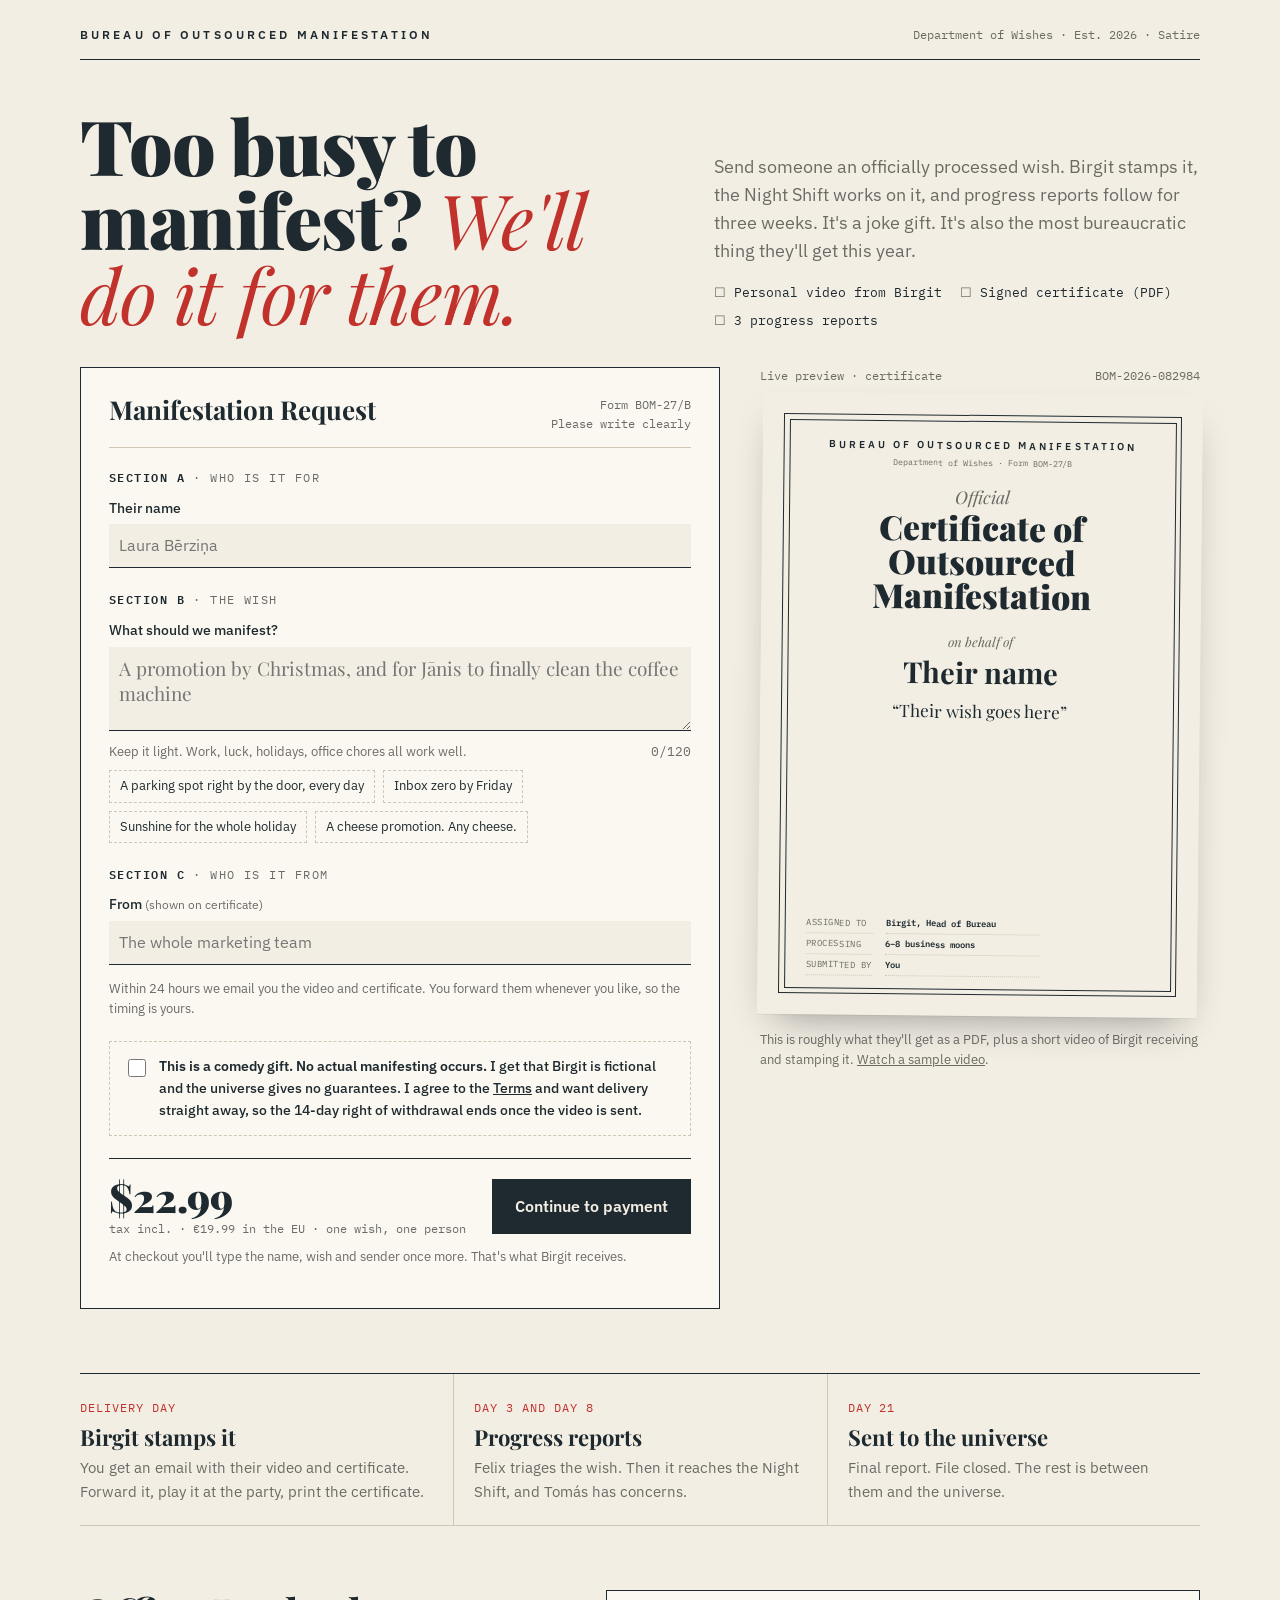
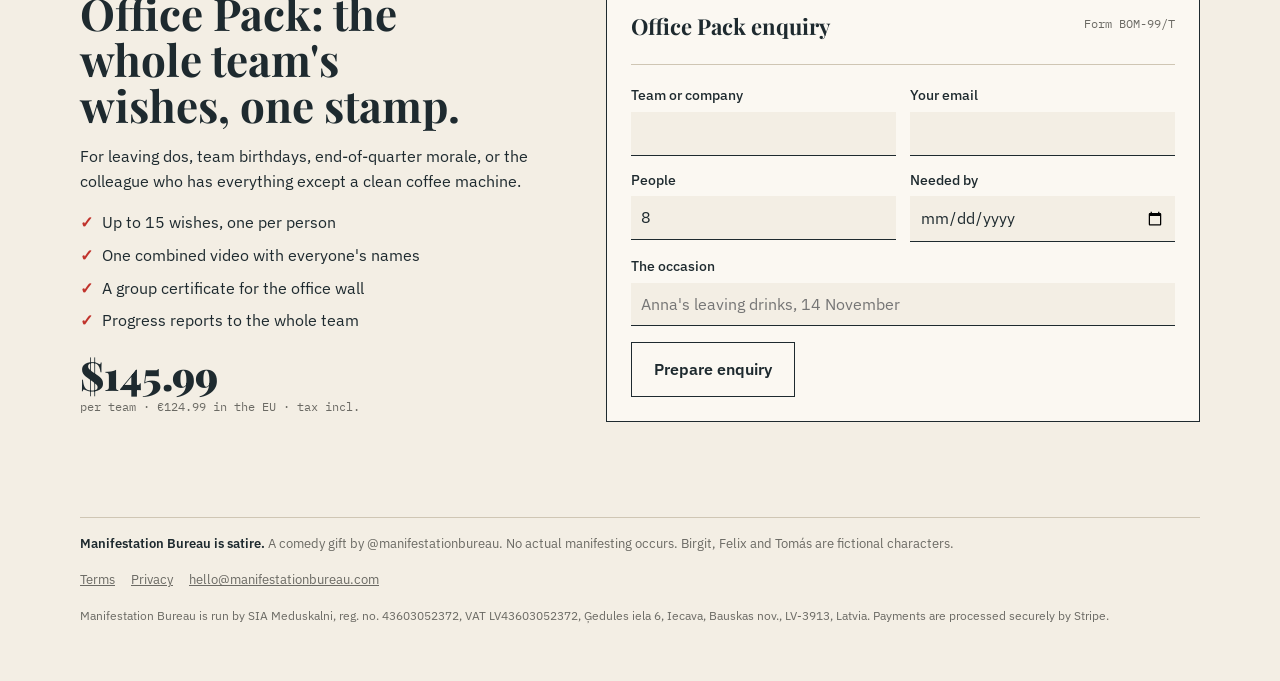
<file: index.html>
<!doctype html>
<html lang="en">
<head>
<meta charset="utf-8">
<meta name="viewport" content="width=device-width,initial-scale=1">
<title>Manifestation Bureau</title>
<meta name="description" content="Too busy to manifest? Send someone an officially processed wish: a personal video from Birgit, a stamped certificate and three weeks of progress reports. A comedy gift.">
<meta property="og:title" content="Manifestation Bureau">
<meta property="og:description" content="Too busy to manifest? We'll do it for them. A comedy gift.">
<meta property="og:url" content="https://manifestationbureau.com/">
<link rel="icon" href="data:image/svg+xml,%3Csvg xmlns='http://www.w3.org/2000/svg' viewBox='0 0 64 64'%3E%3Ccircle cx='32' cy='32' r='28' fill='none' stroke='%23C0322B' stroke-width='5'/%3E%3Ctext x='32' y='42' font-family='Georgia' font-size='28' font-weight='bold' text-anchor='middle' fill='%23C0322B'%3EB%3C/text%3E%3C/svg%3E">
<link rel="stylesheet" href="/fonts/fonts.css">
<style>
:root{
  --paper:#F3EEE4; --sheet:#FBF8F2; --ink:#1E2A2F; --muted:#6B6A64; --rule:#CFC6B4;
  --red:#C0322B; --red-ink:#FBF8F2; --warn-bg:#F6E3DF; --ok:#2F6B4F; --focus:#1E2A2F;
  --display:"Playfair Display",Georgia,"Times New Roman",serif;
  --body:"IBM Plex Sans",-apple-system,"Segoe UI",Roboto,Arial,sans-serif;
  --mono:"IBM Plex Mono",ui-monospace,Menlo,Consolas,monospace;
}
@media (prefers-color-scheme:dark){:root:not([data-theme="light"]){
  color-scheme:dark;--paper:#151C20;--sheet:#1D262B;--ink:#ECE5D7;--muted:#A39E93;--rule:#3A4449;
  --red:#E0574F;--red-ink:#151C20;--warn-bg:#3A2320;--ok:#7FC3A0;--focus:#ECE5D7}}
:root[data-theme="dark"]{
  color-scheme:dark;--paper:#151C20;--sheet:#1D262B;--ink:#ECE5D7;--muted:#A39E93;--rule:#3A4449;
  --red:#E0574F;--red-ink:#151C20;--warn-bg:#3A2320;--ok:#7FC3A0;--focus:#ECE5D7}
*{box-sizing:border-box}
body{background:var(--paper);color:var(--ink);font-family:var(--body);font-size:16px;line-height:1.55;padding-inline:20px;padding-block:0 48px}
.wrap{max-width:1120px;margin:0 auto}
a{color:inherit}
:focus-visible{outline:2px solid var(--focus);outline-offset:3px}

/* masthead */
.mast{display:flex;justify-content:space-between;align-items:baseline;gap:12px;flex-wrap:wrap;padding-block:18px 14px;border-bottom:1.5px solid var(--ink)}
.mast .dept{font-weight:600;font-size:12px;letter-spacing:.26em;text-transform:uppercase}
.mast .ref{font-family:var(--mono);font-size:12px;color:var(--muted)}

/* hero */
.hero{display:grid;grid-template-columns:1.1fr .9fr;gap:40px;align-items:end;padding-block:48px 36px}
.hero h1{font-family:var(--display);font-weight:900;font-size:clamp(40px,6.4vw,76px);line-height:.98;letter-spacing:-.015em;margin:0;text-wrap:balance}
.hero h1 em{font-weight:400;font-style:italic;color:var(--red)}
.hero p{max-width:46ch;margin:0;color:var(--muted);font-size:18px}
.hero .facts{display:flex;flex-wrap:wrap;gap:8px 18px;margin-top:18px;font-family:var(--mono);font-size:13px}
.hero .facts span::before{content:"☐ ";color:var(--muted)}

/* main grid */
.main{display:grid;grid-template-columns:minmax(0,1fr) minmax(0,440px);gap:40px;align-items:start}
.form{background:var(--sheet);border:1.5px solid var(--ink);padding:28px}
.formhead{display:flex;justify-content:space-between;gap:12px;flex-wrap:wrap;border-bottom:1px solid var(--rule);padding-bottom:14px;margin-bottom:20px}
.formhead h2{font-family:var(--display);font-size:26px;margin:0;line-height:1.1}
.formhead .no{font-family:var(--mono);font-size:12px;color:var(--muted);text-align:right}
fieldset{border:0;margin:0 0 22px;padding:0;display:grid;gap:14px}
legend{font-family:var(--mono);font-size:12px;letter-spacing:.12em;text-transform:uppercase;color:var(--muted);margin-bottom:10px;padding:0}
legend b{color:var(--ink);font-weight:600}
.row{display:grid;grid-template-columns:1fr 1fr;gap:14px}
label{display:block;font-size:14px;font-weight:500;margin-bottom:5px}
label small{font-weight:400;color:var(--muted)}
input[type=text],input[type=email],input[type=date],input[type=number],textarea,select{
  width:100%;font:inherit;font-size:16px;color:var(--ink);background:var(--paper);border:0;border-bottom:1.5px solid var(--ink);padding:9px 10px;border-radius:0}
textarea{resize:vertical;min-height:84px;font-family:var(--display);font-size:19px;line-height:1.35}
input:focus,textarea:focus,select:focus{outline:none;background:var(--sheet);box-shadow:inset 0 -2px 0 var(--red)}
.hint{font-size:13px;color:var(--muted);margin-top:5px;display:flex;justify-content:space-between;gap:10px}
.hint .count{font-family:var(--mono);font-variant-numeric:tabular-nums;white-space:nowrap}
.err{display:none;margin-top:8px;padding:10px 12px;background:var(--warn-bg);border-left:3px solid var(--red);font-size:14px}
.err.on{display:block}
.chips{display:flex;flex-wrap:wrap;gap:8px;margin-top:8px}
.chips button{font:inherit;font-size:13px;padding:5px 10px;background:transparent;color:var(--ink);border:1px dashed var(--rule);cursor:pointer}
.chips button:hover{border-color:var(--ink)}
.agree{display:flex;gap:10px;align-items:flex-start;padding:14px;border:1px dashed var(--rule);font-size:14px}
.agree input{margin-top:3px;width:18px;height:18px;accent-color:var(--red);flex:none}
.pay{display:flex;align-items:center;justify-content:space-between;gap:16px;flex-wrap:wrap;margin-top:22px;padding-top:18px;border-top:1.5px solid var(--ink)}
.price{font-family:var(--display);font-size:40px;font-weight:900;line-height:1}
.price small{display:block;font-family:var(--mono);font-size:12px;font-weight:400;color:var(--muted);margin-top:6px}
.btn{display:inline-block;font:inherit;font-weight:600;font-size:16px;padding:14px 22px;border:1.5px solid var(--ink);background:var(--ink);color:var(--paper);cursor:pointer;text-decoration:none}
.btn:hover{background:var(--red);border-color:var(--red);color:var(--red-ink)}
.btn.ghost{background:transparent;color:var(--ink)}
.btn.ghost:hover{background:var(--ink);color:var(--paper);border-color:var(--ink)}
.status{margin-top:14px;font-size:14px}
.status code{display:block;margin-top:8px;padding:10px;background:var(--paper);font-family:var(--mono);font-size:12px;word-break:break-all;color:var(--muted)}

/* live certificate */
.preview{position:sticky;top:calc(env(safe-area-inset-top,0px) + 16px)}
.preview .cap{font-family:var(--mono);font-size:12px;color:var(--muted);margin-bottom:8px;display:flex;justify-content:space-between}
.cert{--c-paper:#F3EEE4;--c-ink:#1E2A2F;--c-muted:#6B6A64;--c-rule:#CFC6B4;
  position:relative;aspect-ratio:210/297;max-width:100%;background:var(--c-paper);color:var(--c-ink);
  box-shadow:0 1px 0 rgba(0,0,0,.05),0 18px 40px -18px rgba(20,25,28,.45);transform:rotate(.6deg);container-type:inline-size}
.cert .fr{position:absolute;inset:4.8cqw;border:.4cqw solid var(--c-ink)}
.cert .fr::after{content:"";position:absolute;inset:1cqw;border:.2cqw solid var(--c-ink)}
.cert .in{position:absolute;inset:10cqw 11cqw 9cqw;display:flex;flex-direction:column;text-align:center}
.cert .d{font-weight:600;font-size:2.3cqw;letter-spacing:.3em;text-transform:uppercase}
.cert .f{font-family:var(--mono);font-size:1.9cqw;color:var(--c-muted);margin-top:.8cqw}
.cert .t{font-family:var(--display);font-weight:900;font-size:7.6cqw;line-height:1.02;margin-top:4cqw}
.cert .t i{display:block;font-weight:400;font-size:4cqw;color:var(--c-muted);margin-bottom:1cqw}
.cert .l{font-family:var(--display);font-style:italic;font-size:3cqw;color:var(--c-muted);margin-top:4.5cqw}
.cert .n{font-family:var(--display);font-weight:700;font-size:6.6cqw;margin:1cqw 0 1.6cqw;overflow-wrap:anywhere;line-height:1.1}
.cert .w{font-family:var(--display);font-size:3.9cqw;line-height:1.3;margin-top:1cqw;overflow-wrap:anywhere}
.cert .w::before{content:"“"}.cert .w::after{content:"”"}
.cert dl{margin:auto 0 0;max-width:68%;font-family:var(--mono);font-size:2cqw;text-align:left;display:grid;grid-template-columns:auto 1fr;column-gap:3cqw}
.cert dt{color:var(--c-muted);text-transform:uppercase;letter-spacing:.06em;padding:.7cqw 0;border-bottom:.15cqw dotted var(--c-rule)}
.cert dd{margin:0;font-weight:600;padding:.7cqw 0;border-bottom:.15cqw dotted var(--c-rule);overflow-wrap:anywhere}
.cert .stamp{position:absolute;right:7cqw;bottom:7.5cqw;width:25cqw;transform:rotate(-9deg) scale(1.9);opacity:0;transition:transform .28s cubic-bezier(.2,1.6,.4,1),opacity .15s}
.cert.stamped .stamp{transform:rotate(-9deg) scale(1);opacity:1}
.preview .note{font-size:13px;color:var(--muted);margin-top:14px}

/* how it works + office */
.band{margin-top:64px;display:grid;grid-template-columns:repeat(3,minmax(0,1fr));gap:0;border-top:1.5px solid var(--ink);border-bottom:1px solid var(--rule)}
.band div{padding:20px 20px 22px 0}
.band div+div{padding-left:20px;border-left:1px solid var(--rule)}
.band .day{font-family:var(--mono);font-size:12px;color:var(--red);letter-spacing:.08em;text-transform:uppercase}
.band h3{font-family:var(--display);font-size:22px;margin:6px 0 6px;line-height:1.15}
.band p{margin:0;font-size:15px;color:var(--muted)}
.office{margin-top:64px;display:grid;grid-template-columns:.9fr 1.1fr;gap:40px;align-items:start}
.office h2{font-family:var(--display);font-size:clamp(30px,4vw,44px);line-height:1.05;margin:0 0 12px;text-wrap:balance}
.office ul{margin:16px 0 0;padding:0;list-style:none;display:grid;gap:8px}
.office li{padding-left:22px;position:relative}
.office li::before{content:"✓";position:absolute;left:0;color:var(--red);font-weight:600}
.office .form{padding:24px}
.copybox{margin-top:14px}
.copybox pre{white-space:pre-wrap;margin:0 0 10px;padding:12px;background:var(--paper);font-family:var(--mono);font-size:13px;border:1px solid var(--rule)}
.foot{margin-top:64px;padding-top:16px;border-top:1px solid var(--rule);font-size:13px;color:var(--muted);display:flex;justify-content:space-between;gap:16px;flex-wrap:wrap}
.foot b{color:var(--ink)}

@media (max-width:880px){
  .hero,.main,.office{grid-template-columns:1fr;gap:28px}
  .preview{position:static;max-width:420px}
  .band{grid-template-columns:1fr}
  .band div,.band div+div{padding:18px 0;border-left:0;border-top:1px solid var(--rule)}
  .band div:first-child{border-top:0}
}
@media (max-width:520px){.row{grid-template-columns:1fr}.form{padding:20px 16px}.hero{padding-block:32px 24px}}
@media (prefers-reduced-motion:reduce){.cert .stamp{transition:none}}
/* legal footer */
.foot nav{display:flex;gap:16px;flex-wrap:wrap}
.foot .co{flex-basis:100%;font-size:12px}
</style>
</head>
<body>

<div class="wrap">
  <header class="mast">
    <span class="dept">Bureau of Outsourced Manifestation</span>
    <span class="ref">Department of Wishes · Est. 2026 · Satire</span>
  </header>

  <section class="hero">
    <h1>Too busy to manifest? <em>We'll do it for them.</em></h1>
    <div>
      <p>Send someone an officially processed wish. Birgit stamps it, the Night Shift works on it, and progress reports follow for three weeks. It's a joke gift. It's also the most bureaucratic thing they'll get this year.</p>
      <div class="facts"><span>Personal video from Birgit</span><span>Signed certificate (PDF)</span><span>3 progress reports</span></div>
    </div>
  </section>

  <section class="main">
    <form class="form" id="order" novalidate>
      <div class="formhead">
        <h2>Manifestation Request</h2>
        <div class="no">Form BOM-27/B<br>Please write clearly</div>
      </div>

      <fieldset>
        <legend><b>Section A</b> · Who is it for</legend>
        <div><label for="recipient">Their name</label><input type="text" id="recipient" maxlength="40" autocomplete="off" placeholder="Laura Bērziņa" required></div>
      </fieldset>

      <fieldset>
        <legend><b>Section B</b> · The wish</legend>
        <div>
          <label for="wish">What should we manifest?</label>
          <textarea id="wish" maxlength="120" required placeholder="A promotion by Christmas, and for Jānis to finally clean the coffee machine"></textarea>
          <div class="hint"><span>Keep it light. Work, luck, holidays, office chores all work well.</span><span class="count" id="count">0/120</span></div>
          <div class="chips" aria-label="Example wishes">
            <button type="button">A parking spot right by the door, every day</button>
            <button type="button">Inbox zero by Friday</button>
            <button type="button">Sunshine for the whole holiday</button>
            <button type="button">A cheese promotion. Any cheese.</button>
          </div>
          <div class="err" id="wisherr" role="alert"></div>
        </div>
      </fieldset>

      <fieldset>
        <legend><b>Section C</b> · Who is it from</legend>
        <div><label for="sender">From <small>(shown on certificate)</small></label><input type="text" id="sender" maxlength="40" placeholder="The whole marketing team" required></div>
        <p class="hint" style="margin:0">Within 24 hours we email you the video and certificate. You forward them whenever you like, so the timing is yours.</p>
      </fieldset>

      <label class="agree" for="agree"><input type="checkbox" id="agree" required><span><b>This is a comedy gift. No actual manifesting occurs.</b> I get that Birgit is fictional and the universe gives no guarantees. I agree to the <a href="/terms/">Terms</a> and want delivery straight away, so the 14-day right of withdrawal ends once the video is sent.</span></label>
      <div class="err" id="formerr" role="alert"></div>

      <div class="pay">
        <div class="price">$22.99<small>tax incl. · €19.99 in the EU · one wish, one person</small></div>
        <button class="btn" type="submit">Continue to payment</button>
      </div>
      <p class="hint" style="margin-top:12px">At checkout you'll type the name, wish and sender once more. That's what Birgit receives.</p>
      <div class="status" id="status" hidden></div>
    </form>

    <aside class="preview" aria-label="Certificate preview">
      <div class="cap"><span>Live preview · certificate</span><span id="reqno">BOM-2026-——</span></div>
      <div class="cert" id="cert">
        <div class="fr"></div>
        <div class="in">
          <div class="d">Bureau of Outsourced Manifestation</div>
          <div class="f">Department of Wishes · Form BOM-27/B</div>
          <div class="t"><i>Official</i>Certificate of Outsourced Manifestation</div>
          <div class="l">on behalf of</div>
          <div class="n" id="p-name"></div>
          <div class="w" id="p-wish"></div>
          <dl>
            <dt>Assigned to</dt><dd>Birgit, Head of Bureau</dd>
            <dt>Processing</dt><dd>6–8 business moons</dd>
            <dt>Submitted by</dt><dd id="p-sender"></dd>
          </dl>
        </div>
        <svg class="stamp" viewBox="0 0 1080 1080" aria-hidden="true">
          <defs>
            <path id="st" d="M 540,540 m -330,0 a 330,330 0 1,1 660,0"/>
            <path id="sb" d="M 540,540 m -368,0 a 368,368 0 0,0 736,0"/>
          </defs>
          <g fill="none" stroke="#C0322B" opacity=".92">
            <circle cx="540" cy="540" r="440" stroke-width="26"/>
            <circle cx="540" cy="540" r="404" stroke-width="7"/>
            <circle cx="540" cy="540" r="262" stroke-width="7"/>
            <g fill="#C0322B" stroke="none" font-family="IBM Plex Sans,Arial,sans-serif" font-weight="600">
              <text font-size="60" letter-spacing="8"><textPath href="#st" startOffset="50%" text-anchor="middle">BUREAU OF OUTSOURCED</textPath></text>
              <text font-size="60" letter-spacing="10"><textPath href="#sb" startOffset="50%" text-anchor="middle">MANIFESTATION</textPath></text>
              <path d="M540,318 C556,470 610,524 762,540 C610,556 556,610 540,762 C524,610 470,556 318,540 C470,524 524,470 540,318 Z"/>
            </g>
            <g transform="rotate(-12 540 540)">
              <rect x="262" y="478" width="556" height="124" fill="#F3EEE4" stroke-width="13"/>
              <text x="540" y="566" font-family="IBM Plex Sans,Arial,sans-serif" font-weight="600" font-size="78" letter-spacing="7" text-anchor="middle" fill="#C0322B" stroke="none">APPROVED</text>
            </g>
          </g>
        </svg>
      </div>
      <p class="note">This is roughly what they'll get as a PDF, plus a short video of Birgit receiving and stamping it. <a href="https://d2ol7oe51mr4n9.cloudfront.net/user_3JslFpDcYnsNhRrqzQnOtkl3qZv/a94387a2-fb41-40ac-9d4e-817f51df3494.mp4" target="_blank" rel="noopener">Watch a sample video</a>.</p>
    </aside>
  </section>

  <section class="band" aria-label="What happens after you order">
    <div><span class="day">Delivery day</span><h3>Birgit stamps it</h3><p>You get an email with their video and certificate. Forward it, play it at the party, print the certificate.</p></div>
    <div><span class="day">Day 3 and day 8</span><h3>Progress reports</h3><p>Felix triages the wish. Then it reaches the Night Shift, and Tomás has concerns.</p></div>
    <div><span class="day">Day 21</span><h3>Sent to the universe</h3><p>Final report. File closed. The rest is between them and the universe.</p></div>
  </section>

  <section class="office" id="office">
    <div>
      <h2>Office Pack: the whole team's wishes, one stamp.</h2>
      <p>For leaving dos, team birthdays, end-of-quarter morale, or the colleague who has everything except a clean coffee machine.</p>
      <ul>
        <li>Up to 15 wishes, one per person</li>
        <li>One combined video with everyone's names</li>
        <li>A group certificate for the office wall</li>
        <li>Progress reports to the whole team</li>
      </ul>
      <p class="price" style="margin-top:22px">$145.99<small>per team · €124.99 in the EU · tax incl.</small></p>
    </div>
    <form class="form" id="office-form" novalidate>
      <div class="formhead"><h2 style="font-size:22px">Office Pack enquiry</h2><div class="no">Form BOM-99/T</div></div>
      <fieldset style="margin-bottom:16px">
        <div class="row">
          <div><label for="o-company">Team or company</label><input type="text" id="o-company" required></div>
          <div><label for="o-email">Your email</label><input type="email" id="o-email" required></div>
        </div>
        <div class="row">
          <div><label for="o-size">People</label><input type="number" id="o-size" min="2" max="15" value="8"></div>
          <div><label for="o-date">Needed by</label><input type="date" id="o-date"></div>
        </div>
        <div><label for="o-note">The occasion</label><input type="text" id="o-note" placeholder="Anna's leaving drinks, 14 November"></div>
      </fieldset>
      <button class="btn ghost" type="submit">Prepare enquiry</button>
      <div class="copybox" id="o-out" hidden>
        <p class="hint" style="margin:0 0 8px">Send this to <b id="o-addr"></b></p>
        <pre id="o-text"></pre>
        <a class="btn" id="o-mail" href="#">Open in email</a> <button class="btn ghost" type="button" id="o-copy">Copy enquiry</button>
      </div>
      <div class="err" id="o-err" role="alert"></div>
    </form>
  </section>

  <footer class="foot">
    <span><b>Manifestation Bureau is satire.</b> A comedy gift by @manifestationbureau. No actual manifesting occurs. Birgit, Felix and Tomás are fictional characters.</span>
    <nav aria-label="Legal"><a href="/terms/">Terms</a><a href="/privacy/">Privacy</a><a href="mailto:hello@manifestationbureau.com">hello@manifestationbureau.com</a></nav>
    <span class="co">Manifestation Bureau is run by SIA Meduskalni, reg. no. 43603052372, VAT LV43603052372, Ģedules iela 6, Iecava, Bauskas nov., LV-3913, Latvia. Payments are processed securely by Stripe.</span>
  </footer>
</div>

<script>
/* ===== Settings ===== */
const CHECKOUT_URL = "https://buy.stripe.com/00wfZhaZo5oe1K6axM67S00"; // LIVE: $22.99 / €19.99 Manifestation Request
const ENQUIRY_EMAIL = "hello@manifestationbureau.com";                     // Office Pack enquiries
/* ========================================================== */

const $ = id => document.getElementById(id);
const f = { recipient:$("recipient"), wish:$("wish"), sender:$("sender"), agree:$("agree") };

// Default delivery date: tomorrow; earliest: today
const iso = d => d.toISOString().slice(0,10);
const today = new Date(); const tmw = new Date(Date.now()+864e5);
$("o-date").min = iso(today);

// Wish guardrails: the Bureau doesn't take health, pregnancy or harm requests
const BLOCK = [
  { why:"health", re:/\b(cancer|tumou?r|chemo|sick|illness|ill\b|disease|diagnos\w*|heal(ed|ing|th)?|cure[ds]?|recover\w*|surgery|hospital|covid|depress\w*|anxiety|therapy|medic\w*|pain|injur\w*|disab\w*|weight ?loss|lose (\d+ ?)?(kg|kilos?|pounds|lbs|weight))\b/i },
  { why:"pregnancy", re:/\b(pregnan\w*|conceiv\w*|fertil\w*|ivf|baby|babies|miscarr\w*)\b/i },
  { why:"harm", re:/\b(die[sd]?|dying|death|dead|kill\w*|murder\w*|hurt\w*|harm\w*|suffer\w*|revenge|curse[sd]?|punish\w*|fail(s|ed)?|get(s)? fired|be fired|lose (his|her|their) job|break ?up|divorce\w*|cheat\w*|accident|ruin\w*|hate)\b/i },
];
const MSG = {
  health:"The Bureau doesn't take wishes about health or bodies. Those deserve real people, not a comedy stamp. Please pick something lighter.",
  pregnancy:"The Bureau doesn't take wishes about pregnancy or babies. Please pick something lighter.",
  harm:"The Bureau only manifests nice things. Wishes where something bad happens to someone aren't accepted. Try one where everyone comes out ahead.",
};
function wishProblem(t){ for (const b of BLOCK) if (b.re.test(t)) return b.why; return null; }

// Live preview
const reqNo = "BOM-2026-" + String(Math.floor(1000 + Math.random()*89999)).padStart(6,"0");
$("reqno").textContent = reqNo;
let stampTimer;
function update(){
  $("p-name").textContent = f.recipient.value.trim() || "Their name";
  $("p-wish").textContent = f.wish.value.trim() || "Their wish goes here";
  $("p-sender").textContent = f.sender.value.trim() || "You";
  $("count").textContent = f.wish.value.length + "/120";
  const p = wishProblem(f.wish.value);
  $("wisherr").textContent = p ? MSG[p] : ""; $("wisherr").classList.toggle("on", !!p);
  const cert = $("cert"); cert.classList.remove("stamped"); clearTimeout(stampTimer);
  if (!p && f.recipient.value.trim() && f.wish.value.trim()) stampTimer = setTimeout(() => cert.classList.add("stamped"), 700);
}
["recipient","wish","sender"].forEach(k => f[k].addEventListener("input", update));
document.querySelectorAll(".chips button").forEach(b => b.addEventListener("click", () => { f.wish.value = b.textContent; update(); f.wish.focus(); }));
update();

// Submit -> Stripe checkout (Payment Link collects name, wish and sender again)
$("order").addEventListener("submit", e => {
  e.preventDefault();
  const errs = [];
  if (!f.recipient.value.trim()) errs.push("their name");
  if (!f.wish.value.trim()) errs.push("the wish");
  if (!f.sender.value.trim()) errs.push("who it's from");
  const p = wishProblem(f.wish.value);
  const fe = $("formerr");
  if (errs.length || p || !f.agree.checked){
    fe.textContent = p ? "The wish can't be accepted as written. See the note under Section B."
      : errs.length ? "Please fill in " + errs.join(", ").replace(/, ([^,]*)$/, " and $1") + "."
      : "Please tick the box to confirm you know this is a comedy gift and agree to the Terms.";
    fe.classList.add("on"); return;
  }
  fe.classList.remove("on");
  const url = CHECKOUT_URL + "?client_reference_id=" + encodeURIComponent(reqNo);
  const s = $("status"); s.hidden = false; s.textContent = "";
  const a = document.createElement("a"); a.href = url; a.target = "_blank"; a.rel = "noopener"; a.className = "btn"; a.textContent = "Open secure checkout";
  s.append("Looks good. Continue on Stripe's secure page: ", a);
  a.focus();
});

// Office Pack enquiry: builds a ready-to-send message
$("o-addr").textContent = ENQUIRY_EMAIL;
$("office-form").addEventListener("submit", e => {
  e.preventDefault();
  const co = $("o-company").value.trim(), em = $("o-email").value.trim(), er = $("o-err");
  if (!co || !$("o-email").validity.valid || !em){ er.textContent = "Please add your team name and a valid email."; er.classList.add("on"); return; }
  er.classList.remove("on");
  $("o-text").textContent =
`Subject: Office Pack enquiry – ${co}

Team: ${co}
People: ${$("o-size").value || "?"}
Needed by: ${$("o-date").value || "flexible"}
Occasion: ${$("o-note").value.trim() || "–"}
Reply to: ${em}`;
  const t = $("o-text").textContent, nl = t.indexOf("\n\n");
  $("o-mail").href = "mailto:" + ENQUIRY_EMAIL + "?subject=" + encodeURIComponent(t.slice(9, nl)) + "&body=" + encodeURIComponent(t.slice(nl + 2));
  $("o-out").hidden = false;
});
$("o-copy").addEventListener("click", () => {
  const t = $("o-text").textContent, b = $("o-copy");
  navigator.clipboard.writeText(t).then(() => { b.textContent = "Copied"; setTimeout(() => b.textContent = "Copy enquiry", 1600); })
    .catch(() => { const r = document.createRange(); r.selectNodeContents($("o-text")); const s = getSelection(); s.removeAllRanges(); s.addRange(r); b.textContent = "Selected, press Ctrl+C"; });
});
</script>
</body>
</html>
</file>
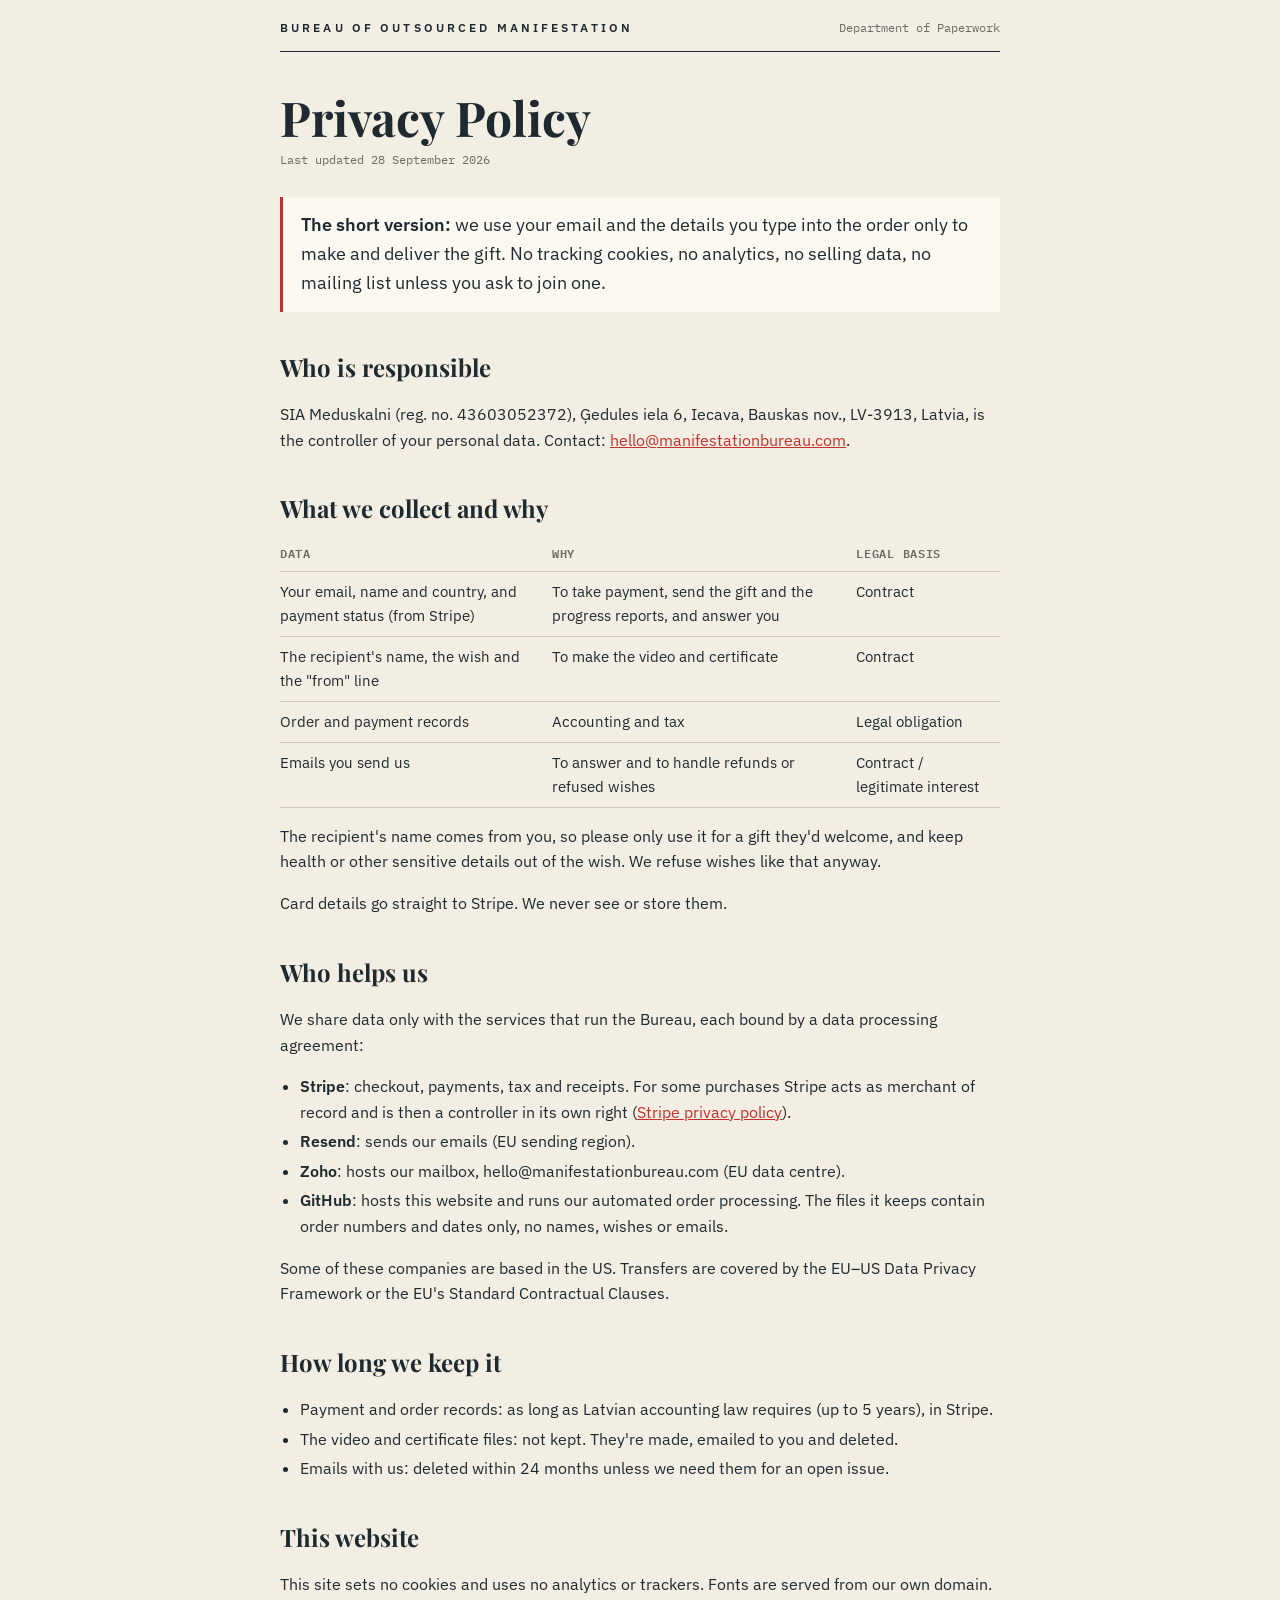
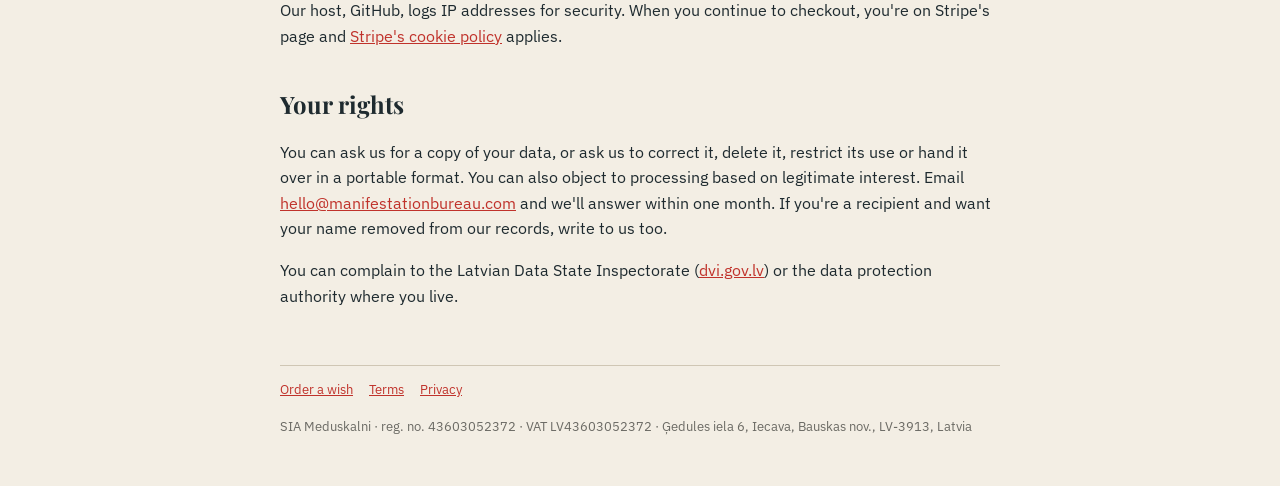
<file: privacy/index.html>
<!doctype html>
<html lang="en">
<head>
<meta charset="utf-8">
<meta name="viewport" content="width=device-width,initial-scale=1">
<title>Privacy Policy · Manifestation Bureau</title>
<meta name="description" content="How Manifestation Bureau handles your data: only what's needed to make and deliver the gift.">
<link rel="icon" href="data:image/svg+xml,%3Csvg xmlns='http://www.w3.org/2000/svg' viewBox='0 0 64 64'%3E%3Ccircle cx='32' cy='32' r='28' fill='none' stroke='%23C0322B' stroke-width='5'/%3E%3Ctext x='32' y='42' font-family='Georgia' font-size='28' font-weight='bold' text-anchor='middle' fill='%23C0322B'%3EB%3C/text%3E%3C/svg%3E">
<link rel="stylesheet" href="/fonts/fonts.css">
<style>
:root{--paper:#F3EEE4;--sheet:#FBF8F2;--ink:#1E2A2F;--muted:#6B6A64;--rule:#CFC6B4;--red:#C0322B;
--display:"Playfair Display",Georgia,serif;--body:"IBM Plex Sans",-apple-system,"Segoe UI",Roboto,Arial,sans-serif;--mono:"IBM Plex Mono",ui-monospace,Menlo,monospace}
@media (prefers-color-scheme:dark){:root{color-scheme:dark;--paper:#151C20;--sheet:#1D262B;--ink:#ECE5D7;--muted:#A39E93;--rule:#3A4449;--red:#E0574F}}
*{box-sizing:border-box}
body{margin:0;background:var(--paper);color:var(--ink);font-family:var(--body);font-size:16px;line-height:1.6;padding:0 16px 48px}
.wrap{max-width:720px;margin:0 auto}
a{color:var(--red)}
.mast{display:flex;justify-content:space-between;align-items:baseline;gap:12px;flex-wrap:wrap;padding:18px 0 14px;border-bottom:1.5px solid var(--ink)}
.mast a{color:var(--ink);text-decoration:none;font-weight:600;font-size:12px;letter-spacing:.26em;text-transform:uppercase}
.mast span{font-family:var(--mono);font-size:12px;color:var(--muted)}
h1{font-family:var(--display);font-size:clamp(34px,6vw,48px);line-height:1.08;margin:40px 0 6px}
.upd{font-family:var(--mono);font-size:12px;color:var(--muted);margin:0 0 28px}
.lead{font-size:18px;background:var(--sheet);border-left:3px solid var(--red);padding:14px 18px;margin:0 0 28px}
h2{font-family:var(--display);font-size:24px;margin:36px 0 8px}
ul{padding-left:20px}li{margin:4px 0}
table{border-collapse:collapse;width:100%;font-size:15px;margin:8px 0}
th,td{text-align:left;vertical-align:top;padding:8px 10px 8px 0;border-bottom:1px solid var(--rule)}
th{font-family:var(--mono);font-size:12px;font-weight:600;letter-spacing:.06em;text-transform:uppercase;color:var(--muted)}
.foot{margin-top:56px;padding-top:14px;border-top:1px solid var(--rule);font-size:13px;color:var(--muted);display:flex;gap:16px;flex-wrap:wrap}
@media (max-width:560px){table,tbody,tr,th,td{display:block}thead{display:none}td{border:0;padding:2px 0}tr{border-bottom:1px solid var(--rule);padding:8px 0}}
</style>
</head>
<body>
<div class="wrap">
<header class="mast"><a href="/">Bureau of Outsourced Manifestation</a><span>Department of Paperwork</span></header>
<main>
<h1>Privacy Policy</h1>
<p class="upd">Last updated 28 September 2026</p>

<p class="lead"><b>The short version:</b> we use your email and the details you type into the order only to make and deliver the gift. No tracking cookies, no analytics, no selling data, no mailing list unless you ask to join one.</p>

<h2>Who is responsible</h2>
<p>SIA Meduskalni (reg. no. 43603052372), Ģedules iela 6, Iecava, Bauskas nov., LV-3913, Latvia, is the controller of your personal data. Contact: <a href="mailto:hello@manifestationbureau.com">hello@manifestationbureau.com</a>.</p>

<h2>What we collect and why</h2>
<table>
<thead><tr><th>Data</th><th>Why</th><th>Legal basis</th></tr></thead>
<tbody>
<tr><td>Your email, name and country, and payment status (from Stripe)</td><td>To take payment, send the gift and the progress reports, and answer you</td><td>Contract</td></tr>
<tr><td>The recipient's name, the wish and the "from" line</td><td>To make the video and certificate</td><td>Contract</td></tr>
<tr><td>Order and payment records</td><td>Accounting and tax</td><td>Legal obligation</td></tr>
<tr><td>Emails you send us</td><td>To answer and to handle refunds or refused wishes</td><td>Contract / legitimate interest</td></tr>
</tbody></table>
<p>The recipient's name comes from you, so please only use it for a gift they'd welcome, and keep health or other sensitive details out of the wish. We refuse wishes like that anyway.</p>
<p>Card details go straight to Stripe. We never see or store them.</p>

<h2>Who helps us</h2>
<p>We share data only with the services that run the Bureau, each bound by a data processing agreement:</p>
<ul>
<li><b>Stripe</b>: checkout, payments, tax and receipts. For some purchases Stripe acts as merchant of record and is then a controller in its own right (<a href="https://stripe.com/privacy">Stripe privacy policy</a>).</li>
<li><b>Resend</b>: sends our emails (EU sending region).</li>
<li><b>Zoho</b>: hosts our mailbox, hello@manifestationbureau.com (EU data centre).</li>
<li><b>GitHub</b>: hosts this website and runs our automated order processing. The files it keeps contain order numbers and dates only, no names, wishes or emails.</li>
</ul>
<p>Some of these companies are based in the US. Transfers are covered by the EU–US Data Privacy Framework or the EU's Standard Contractual Clauses.</p>

<h2>How long we keep it</h2>
<ul>
<li>Payment and order records: as long as Latvian accounting law requires (up to 5 years), in Stripe.</li>
<li>The video and certificate files: not kept. They're made, emailed to you and deleted.</li>
<li>Emails with us: deleted within 24 months unless we need them for an open issue.</li>
</ul>

<h2>This website</h2>
<p>This site sets no cookies and uses no analytics or trackers. Fonts are served from our own domain. Our host, GitHub, logs IP addresses for security. When you continue to checkout, you're on Stripe's page and <a href="https://stripe.com/cookies-policy/legal">Stripe's cookie policy</a> applies.</p>

<h2>Your rights</h2>
<p>You can ask us for a copy of your data, or ask us to correct it, delete it, restrict its use or hand it over in a portable format. You can also object to processing based on legitimate interest. Email <a href="mailto:hello@manifestationbureau.com">hello@manifestationbureau.com</a> and we'll answer within one month. If you're a recipient and want your name removed from our records, write to us too.</p>
<p>You can complain to the Latvian Data State Inspectorate (<a href="https://www.dvi.gov.lv">dvi.gov.lv</a>) or the data protection authority where you live.</p>

</main>
<footer class="foot"><a href="/">Order a wish</a><a href="/terms/">Terms</a><a href="/privacy/">Privacy</a><span>SIA Meduskalni · reg. no. 43603052372 · VAT LV43603052372 · Ģedules iela 6, Iecava, Bauskas nov., LV-3913, Latvia</span></footer>
</div>
</body>
</html>
</file>
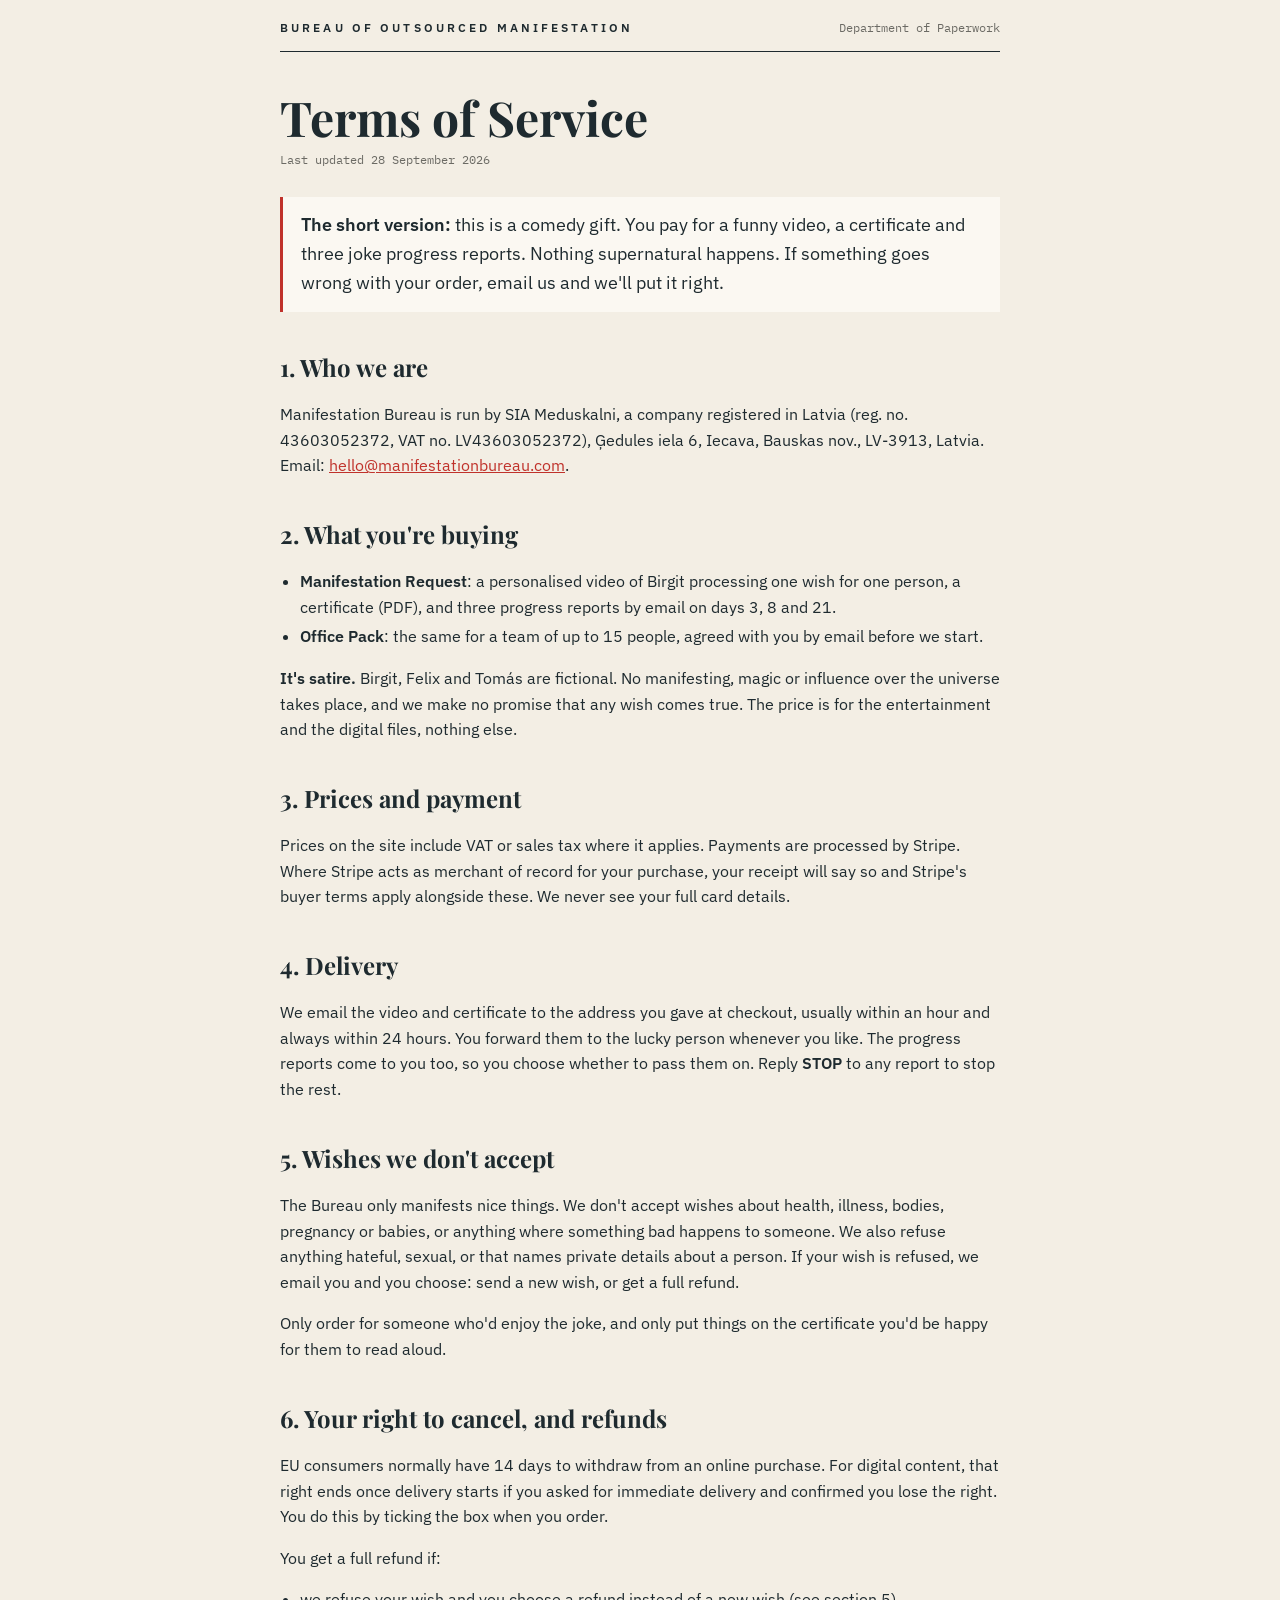
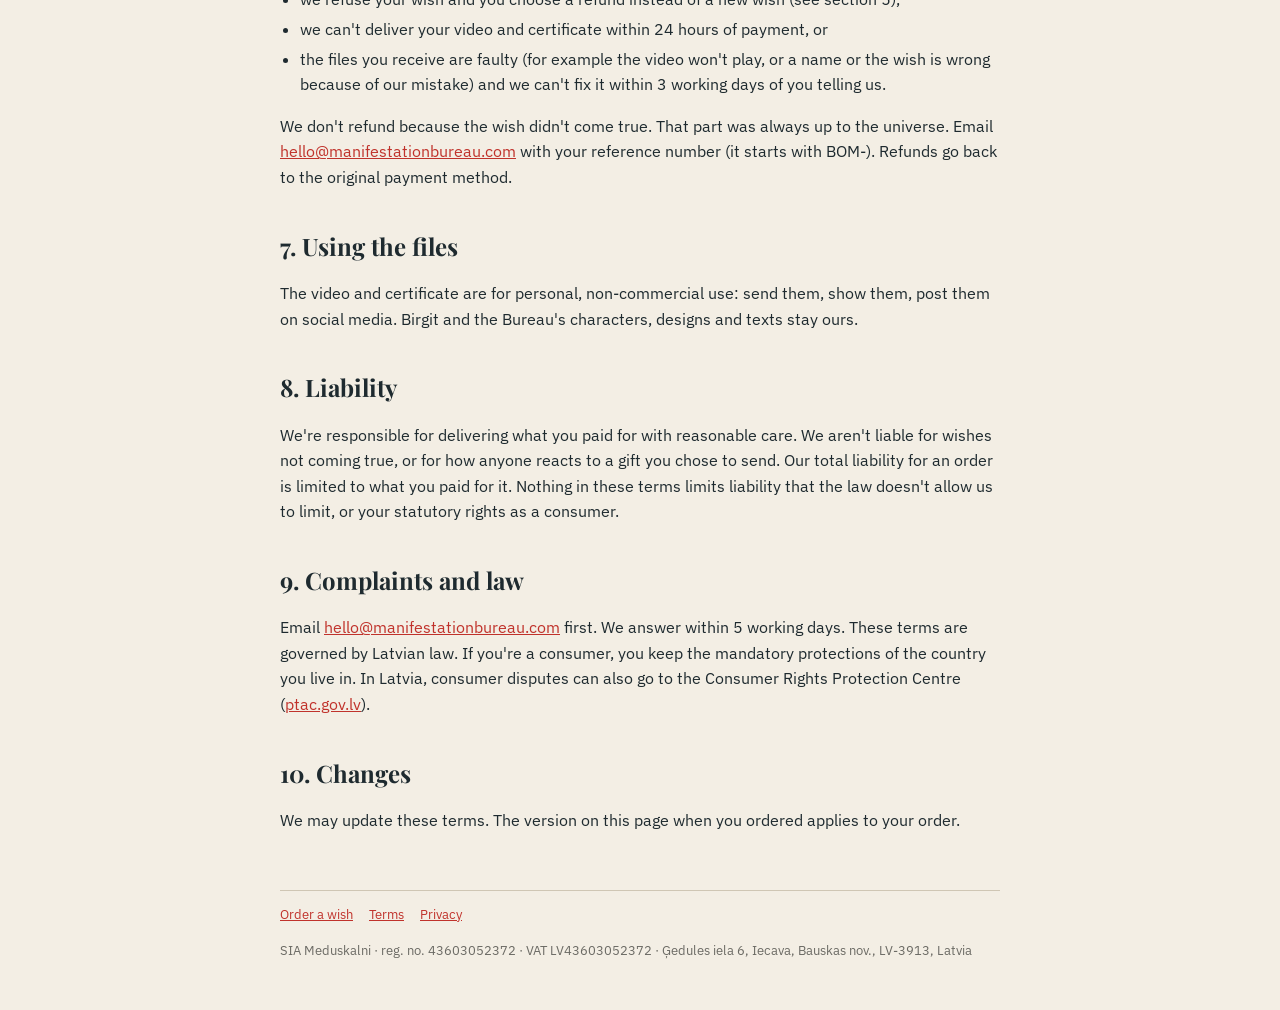
<file: terms/index.html>
<!doctype html>
<html lang="en">
<head>
<meta charset="utf-8">
<meta name="viewport" content="width=device-width,initial-scale=1">
<title>Terms of Service · Manifestation Bureau</title>
<meta name="description" content="Terms for Manifestation Bureau comedy gifts: what you get, delivery, refunds and wishes we don't accept.">
<link rel="icon" href="data:image/svg+xml,%3Csvg xmlns='http://www.w3.org/2000/svg' viewBox='0 0 64 64'%3E%3Ccircle cx='32' cy='32' r='28' fill='none' stroke='%23C0322B' stroke-width='5'/%3E%3Ctext x='32' y='42' font-family='Georgia' font-size='28' font-weight='bold' text-anchor='middle' fill='%23C0322B'%3EB%3C/text%3E%3C/svg%3E">
<link rel="stylesheet" href="/fonts/fonts.css">
<style>
:root{--paper:#F3EEE4;--sheet:#FBF8F2;--ink:#1E2A2F;--muted:#6B6A64;--rule:#CFC6B4;--red:#C0322B;
--display:"Playfair Display",Georgia,serif;--body:"IBM Plex Sans",-apple-system,"Segoe UI",Roboto,Arial,sans-serif;--mono:"IBM Plex Mono",ui-monospace,Menlo,monospace}
@media (prefers-color-scheme:dark){:root{color-scheme:dark;--paper:#151C20;--sheet:#1D262B;--ink:#ECE5D7;--muted:#A39E93;--rule:#3A4449;--red:#E0574F}}
*{box-sizing:border-box}
body{margin:0;background:var(--paper);color:var(--ink);font-family:var(--body);font-size:16px;line-height:1.6;padding:0 16px 48px}
.wrap{max-width:720px;margin:0 auto}
a{color:var(--red)}
.mast{display:flex;justify-content:space-between;align-items:baseline;gap:12px;flex-wrap:wrap;padding:18px 0 14px;border-bottom:1.5px solid var(--ink)}
.mast a{color:var(--ink);text-decoration:none;font-weight:600;font-size:12px;letter-spacing:.26em;text-transform:uppercase}
.mast span{font-family:var(--mono);font-size:12px;color:var(--muted)}
h1{font-family:var(--display);font-size:clamp(34px,6vw,48px);line-height:1.08;margin:40px 0 6px}
.upd{font-family:var(--mono);font-size:12px;color:var(--muted);margin:0 0 28px}
.lead{font-size:18px;background:var(--sheet);border-left:3px solid var(--red);padding:14px 18px;margin:0 0 28px}
h2{font-family:var(--display);font-size:24px;margin:36px 0 8px}
ul{padding-left:20px}li{margin:4px 0}
table{border-collapse:collapse;width:100%;font-size:15px;margin:8px 0}
th,td{text-align:left;vertical-align:top;padding:8px 10px 8px 0;border-bottom:1px solid var(--rule)}
th{font-family:var(--mono);font-size:12px;font-weight:600;letter-spacing:.06em;text-transform:uppercase;color:var(--muted)}
.foot{margin-top:56px;padding-top:14px;border-top:1px solid var(--rule);font-size:13px;color:var(--muted);display:flex;gap:16px;flex-wrap:wrap}
@media (max-width:560px){table,tbody,tr,th,td{display:block}thead{display:none}td{border:0;padding:2px 0}tr{border-bottom:1px solid var(--rule);padding:8px 0}}
</style>
</head>
<body>
<div class="wrap">
<header class="mast"><a href="/">Bureau of Outsourced Manifestation</a><span>Department of Paperwork</span></header>
<main>
<h1>Terms of Service</h1>
<p class="upd">Last updated 28 September 2026</p>

<p class="lead"><b>The short version:</b> this is a comedy gift. You pay for a funny video, a certificate and three joke progress reports. Nothing supernatural happens. If something goes wrong with your order, email us and we'll put it right.</p>

<h2>1. Who we are</h2>
<p>Manifestation Bureau is run by SIA Meduskalni, a company registered in Latvia (reg. no. 43603052372, VAT no. LV43603052372), Ģedules iela 6, Iecava, Bauskas nov., LV-3913, Latvia. Email: <a href="mailto:hello@manifestationbureau.com">hello@manifestationbureau.com</a>.</p>

<h2>2. What you're buying</h2>
<ul>
<li><b>Manifestation Request</b>: a personalised video of Birgit processing one wish for one person, a certificate (PDF), and three progress reports by email on days 3, 8 and 21.</li>
<li><b>Office Pack</b>: the same for a team of up to 15 people, agreed with you by email before we start.</li>
</ul>
<p><b>It's satire.</b> Birgit, Felix and Tomás are fictional. No manifesting, magic or influence over the universe takes place, and we make no promise that any wish comes true. The price is for the entertainment and the digital files, nothing else.</p>

<h2>3. Prices and payment</h2>
<p>Prices on the site include VAT or sales tax where it applies. Payments are processed by Stripe. Where Stripe acts as merchant of record for your purchase, your receipt will say so and Stripe's buyer terms apply alongside these. We never see your full card details.</p>

<h2>4. Delivery</h2>
<p>We email the video and certificate to the address you gave at checkout, usually within an hour and always within 24 hours. You forward them to the lucky person whenever you like. The progress reports come to you too, so you choose whether to pass them on. Reply <b>STOP</b> to any report to stop the rest.</p>

<h2>5. Wishes we don't accept</h2>
<p>The Bureau only manifests nice things. We don't accept wishes about health, illness, bodies, pregnancy or babies, or anything where something bad happens to someone. We also refuse anything hateful, sexual, or that names private details about a person. If your wish is refused, we email you and you choose: send a new wish, or get a full refund.</p>
<p>Only order for someone who'd enjoy the joke, and only put things on the certificate you'd be happy for them to read aloud.</p>

<h2>6. Your right to cancel, and refunds</h2>
<p>EU consumers normally have 14 days to withdraw from an online purchase. For digital content, that right ends once delivery starts if you asked for immediate delivery and confirmed you lose the right. You do this by ticking the box when you order.</p>
<p>You get a full refund if:</p>
<ul>
<li>we refuse your wish and you choose a refund instead of a new wish (see section 5),</li>
<li>we can't deliver your video and certificate within 24 hours of payment, or</li>
<li>the files you receive are faulty (for example the video won't play, or a name or the wish is wrong because of our mistake) and we can't fix it within 3 working days of you telling us.</li>
</ul>
<p>We don't refund because the wish didn't come true. That part was always up to the universe. Email <a href="mailto:hello@manifestationbureau.com">hello@manifestationbureau.com</a> with your reference number (it starts with BOM-). Refunds go back to the original payment method.</p>

<h2>7. Using the files</h2>
<p>The video and certificate are for personal, non-commercial use: send them, show them, post them on social media. Birgit and the Bureau's characters, designs and texts stay ours.</p>

<h2>8. Liability</h2>
<p>We're responsible for delivering what you paid for with reasonable care. We aren't liable for wishes not coming true, or for how anyone reacts to a gift you chose to send. Our total liability for an order is limited to what you paid for it. Nothing in these terms limits liability that the law doesn't allow us to limit, or your statutory rights as a consumer.</p>

<h2>9. Complaints and law</h2>
<p>Email <a href="mailto:hello@manifestationbureau.com">hello@manifestationbureau.com</a> first. We answer within 5 working days. These terms are governed by Latvian law. If you're a consumer, you keep the mandatory protections of the country you live in. In Latvia, consumer disputes can also go to the Consumer Rights Protection Centre (<a href="https://www.ptac.gov.lv">ptac.gov.lv</a>).</p>

<h2>10. Changes</h2>
<p>We may update these terms. The version on this page when you ordered applies to your order.</p>

</main>
<footer class="foot"><a href="/">Order a wish</a><a href="/terms/">Terms</a><a href="/privacy/">Privacy</a><span>SIA Meduskalni · reg. no. 43603052372 · VAT LV43603052372 · Ģedules iela 6, Iecava, Bauskas nov., LV-3913, Latvia</span></footer>
</div>
</body>
</html>
</file>
<file: fonts/fonts.css>
@font-face {
  font-family: 'Playfair Display';
  font-style: normal;
  font-display: swap;
  font-weight: 400;
  src: url(/fonts/playfair-display-latin-ext-400-normal.woff2) format('woff2');
  unicode-range: U+0100-02BA,U+02BD-02C5,U+02C7-02CC,U+02CE-02D7,U+02DD-02FF,U+0304,U+0308,U+0329,U+1D00-1DBF,U+1E00-1E9F,U+1EF2-1EFF,U+2020,U+20A0-20AB,U+20AD-20C0,U+2113,U+2C60-2C7F,U+A720-A7FF;
}
@font-face {
  font-family: 'Playfair Display';
  font-style: normal;
  font-display: swap;
  font-weight: 400;
  src: url(/fonts/playfair-display-latin-400-normal.woff2) format('woff2');
  unicode-range: U+0000-00FF,U+0131,U+0152-0153,U+02BB-02BC,U+02C6,U+02DA,U+02DC,U+0304,U+0308,U+0329,U+2000-206F,U+20AC,U+2122,U+2191,U+2193,U+2212,U+2215,U+FEFF,U+FFFD;
}
@font-face {
  font-family: 'Playfair Display';
  font-style: italic;
  font-display: swap;
  font-weight: 400;
  src: url(/fonts/playfair-display-latin-ext-400-italic.woff2) format('woff2');
  unicode-range: U+0100-02BA,U+02BD-02C5,U+02C7-02CC,U+02CE-02D7,U+02DD-02FF,U+0304,U+0308,U+0329,U+1D00-1DBF,U+1E00-1E9F,U+1EF2-1EFF,U+2020,U+20A0-20AB,U+20AD-20C0,U+2113,U+2C60-2C7F,U+A720-A7FF;
}
@font-face {
  font-family: 'Playfair Display';
  font-style: italic;
  font-display: swap;
  font-weight: 400;
  src: url(/fonts/playfair-display-latin-400-italic.woff2) format('woff2');
  unicode-range: U+0000-00FF,U+0131,U+0152-0153,U+02BB-02BC,U+02C6,U+02DA,U+02DC,U+0304,U+0308,U+0329,U+2000-206F,U+20AC,U+2122,U+2191,U+2193,U+2212,U+2215,U+FEFF,U+FFFD;
}
@font-face {
  font-family: 'Playfair Display';
  font-style: normal;
  font-display: swap;
  font-weight: 700;
  src: url(/fonts/playfair-display-latin-ext-700-normal.woff2) format('woff2');
  unicode-range: U+0100-02BA,U+02BD-02C5,U+02C7-02CC,U+02CE-02D7,U+02DD-02FF,U+0304,U+0308,U+0329,U+1D00-1DBF,U+1E00-1E9F,U+1EF2-1EFF,U+2020,U+20A0-20AB,U+20AD-20C0,U+2113,U+2C60-2C7F,U+A720-A7FF;
}
@font-face {
  font-family: 'Playfair Display';
  font-style: normal;
  font-display: swap;
  font-weight: 700;
  src: url(/fonts/playfair-display-latin-700-normal.woff2) format('woff2');
  unicode-range: U+0000-00FF,U+0131,U+0152-0153,U+02BB-02BC,U+02C6,U+02DA,U+02DC,U+0304,U+0308,U+0329,U+2000-206F,U+20AC,U+2122,U+2191,U+2193,U+2212,U+2215,U+FEFF,U+FFFD;
}
@font-face {
  font-family: 'Playfair Display';
  font-style: italic;
  font-display: swap;
  font-weight: 700;
  src: url(/fonts/playfair-display-latin-ext-700-italic.woff2) format('woff2');
  unicode-range: U+0100-02BA,U+02BD-02C5,U+02C7-02CC,U+02CE-02D7,U+02DD-02FF,U+0304,U+0308,U+0329,U+1D00-1DBF,U+1E00-1E9F,U+1EF2-1EFF,U+2020,U+20A0-20AB,U+20AD-20C0,U+2113,U+2C60-2C7F,U+A720-A7FF;
}
@font-face {
  font-family: 'Playfair Display';
  font-style: italic;
  font-display: swap;
  font-weight: 700;
  src: url(/fonts/playfair-display-latin-700-italic.woff2) format('woff2');
  unicode-range: U+0000-00FF,U+0131,U+0152-0153,U+02BB-02BC,U+02C6,U+02DA,U+02DC,U+0304,U+0308,U+0329,U+2000-206F,U+20AC,U+2122,U+2191,U+2193,U+2212,U+2215,U+FEFF,U+FFFD;
}
@font-face {
  font-family: 'Playfair Display';
  font-style: normal;
  font-display: swap;
  font-weight: 900;
  src: url(/fonts/playfair-display-latin-ext-900-normal.woff2) format('woff2');
  unicode-range: U+0100-02BA,U+02BD-02C5,U+02C7-02CC,U+02CE-02D7,U+02DD-02FF,U+0304,U+0308,U+0329,U+1D00-1DBF,U+1E00-1E9F,U+1EF2-1EFF,U+2020,U+20A0-20AB,U+20AD-20C0,U+2113,U+2C60-2C7F,U+A720-A7FF;
}
@font-face {
  font-family: 'Playfair Display';
  font-style: normal;
  font-display: swap;
  font-weight: 900;
  src: url(/fonts/playfair-display-latin-900-normal.woff2) format('woff2');
  unicode-range: U+0000-00FF,U+0131,U+0152-0153,U+02BB-02BC,U+02C6,U+02DA,U+02DC,U+0304,U+0308,U+0329,U+2000-206F,U+20AC,U+2122,U+2191,U+2193,U+2212,U+2215,U+FEFF,U+FFFD;
}
@font-face {
  font-family: 'Playfair Display';
  font-style: italic;
  font-display: swap;
  font-weight: 900;
  src: url(/fonts/playfair-display-latin-ext-900-italic.woff2) format('woff2');
  unicode-range: U+0100-02BA,U+02BD-02C5,U+02C7-02CC,U+02CE-02D7,U+02DD-02FF,U+0304,U+0308,U+0329,U+1D00-1DBF,U+1E00-1E9F,U+1EF2-1EFF,U+2020,U+20A0-20AB,U+20AD-20C0,U+2113,U+2C60-2C7F,U+A720-A7FF;
}
@font-face {
  font-family: 'Playfair Display';
  font-style: italic;
  font-display: swap;
  font-weight: 900;
  src: url(/fonts/playfair-display-latin-900-italic.woff2) format('woff2');
  unicode-range: U+0000-00FF,U+0131,U+0152-0153,U+02BB-02BC,U+02C6,U+02DA,U+02DC,U+0304,U+0308,U+0329,U+2000-206F,U+20AC,U+2122,U+2191,U+2193,U+2212,U+2215,U+FEFF,U+FFFD;
}
@font-face {
  font-family: 'IBM Plex Sans';
  font-style: normal;
  font-display: swap;
  font-weight: 400;
  src: url(/fonts/ibm-plex-sans-latin-ext-400-normal.woff2) format('woff2');
  unicode-range: U+0100-02BA,U+02BD-02C5,U+02C7-02CC,U+02CE-02D7,U+02DD-02FF,U+0304,U+0308,U+0329,U+1D00-1DBF,U+1E00-1E9F,U+1EF2-1EFF,U+2020,U+20A0-20AB,U+20AD-20C0,U+2113,U+2C60-2C7F,U+A720-A7FF;
}
@font-face {
  font-family: 'IBM Plex Sans';
  font-style: normal;
  font-display: swap;
  font-weight: 400;
  src: url(/fonts/ibm-plex-sans-latin-400-normal.woff2) format('woff2');
  unicode-range: U+0000-00FF,U+0131,U+0152-0153,U+02BB-02BC,U+02C6,U+02DA,U+02DC,U+0304,U+0308,U+0329,U+2000-206F,U+20AC,U+2122,U+2191,U+2193,U+2212,U+2215,U+FEFF,U+FFFD;
}
@font-face {
  font-family: 'IBM Plex Sans';
  font-style: normal;
  font-display: swap;
  font-weight: 500;
  src: url(/fonts/ibm-plex-sans-latin-ext-500-normal.woff2) format('woff2');
  unicode-range: U+0100-02BA,U+02BD-02C5,U+02C7-02CC,U+02CE-02D7,U+02DD-02FF,U+0304,U+0308,U+0329,U+1D00-1DBF,U+1E00-1E9F,U+1EF2-1EFF,U+2020,U+20A0-20AB,U+20AD-20C0,U+2113,U+2C60-2C7F,U+A720-A7FF;
}
@font-face {
  font-family: 'IBM Plex Sans';
  font-style: normal;
  font-display: swap;
  font-weight: 500;
  src: url(/fonts/ibm-plex-sans-latin-500-normal.woff2) format('woff2');
  unicode-range: U+0000-00FF,U+0131,U+0152-0153,U+02BB-02BC,U+02C6,U+02DA,U+02DC,U+0304,U+0308,U+0329,U+2000-206F,U+20AC,U+2122,U+2191,U+2193,U+2212,U+2215,U+FEFF,U+FFFD;
}
@font-face {
  font-family: 'IBM Plex Sans';
  font-style: normal;
  font-display: swap;
  font-weight: 600;
  src: url(/fonts/ibm-plex-sans-latin-ext-600-normal.woff2) format('woff2');
  unicode-range: U+0100-02BA,U+02BD-02C5,U+02C7-02CC,U+02CE-02D7,U+02DD-02FF,U+0304,U+0308,U+0329,U+1D00-1DBF,U+1E00-1E9F,U+1EF2-1EFF,U+2020,U+20A0-20AB,U+20AD-20C0,U+2113,U+2C60-2C7F,U+A720-A7FF;
}
@font-face {
  font-family: 'IBM Plex Sans';
  font-style: normal;
  font-display: swap;
  font-weight: 600;
  src: url(/fonts/ibm-plex-sans-latin-600-normal.woff2) format('woff2');
  unicode-range: U+0000-00FF,U+0131,U+0152-0153,U+02BB-02BC,U+02C6,U+02DA,U+02DC,U+0304,U+0308,U+0329,U+2000-206F,U+20AC,U+2122,U+2191,U+2193,U+2212,U+2215,U+FEFF,U+FFFD;
}
@font-face {
  font-family: 'IBM Plex Mono';
  font-style: normal;
  font-display: swap;
  font-weight: 400;
  src: url(/fonts/ibm-plex-mono-latin-ext-400-normal.woff2) format('woff2');
  unicode-range: U+0100-02BA,U+02BD-02C5,U+02C7-02CC,U+02CE-02D7,U+02DD-02FF,U+0304,U+0308,U+0329,U+1D00-1DBF,U+1E00-1E9F,U+1EF2-1EFF,U+2020,U+20A0-20AB,U+20AD-20C0,U+2113,U+2C60-2C7F,U+A720-A7FF;
}
@font-face {
  font-family: 'IBM Plex Mono';
  font-style: normal;
  font-display: swap;
  font-weight: 400;
  src: url(/fonts/ibm-plex-mono-latin-400-normal.woff2) format('woff2');
  unicode-range: U+0000-00FF,U+0131,U+0152-0153,U+02BB-02BC,U+02C6,U+02DA,U+02DC,U+0304,U+0308,U+0329,U+2000-206F,U+20AC,U+2122,U+2191,U+2193,U+2212,U+2215,U+FEFF,U+FFFD;
}
@font-face {
  font-family: 'IBM Plex Mono';
  font-style: normal;
  font-display: swap;
  font-weight: 600;
  src: url(/fonts/ibm-plex-mono-latin-ext-600-normal.woff2) format('woff2');
  unicode-range: U+0100-02BA,U+02BD-02C5,U+02C7-02CC,U+02CE-02D7,U+02DD-02FF,U+0304,U+0308,U+0329,U+1D00-1DBF,U+1E00-1E9F,U+1EF2-1EFF,U+2020,U+20A0-20AB,U+20AD-20C0,U+2113,U+2C60-2C7F,U+A720-A7FF;
}
@font-face {
  font-family: 'IBM Plex Mono';
  font-style: normal;
  font-display: swap;
  font-weight: 600;
  src: url(/fonts/ibm-plex-mono-latin-600-normal.woff2) format('woff2');
  unicode-range: U+0000-00FF,U+0131,U+0152-0153,U+02BB-02BC,U+02C6,U+02DA,U+02DC,U+0304,U+0308,U+0329,U+2000-206F,U+20AC,U+2122,U+2191,U+2193,U+2212,U+2215,U+FEFF,U+FFFD;
}
</file>
